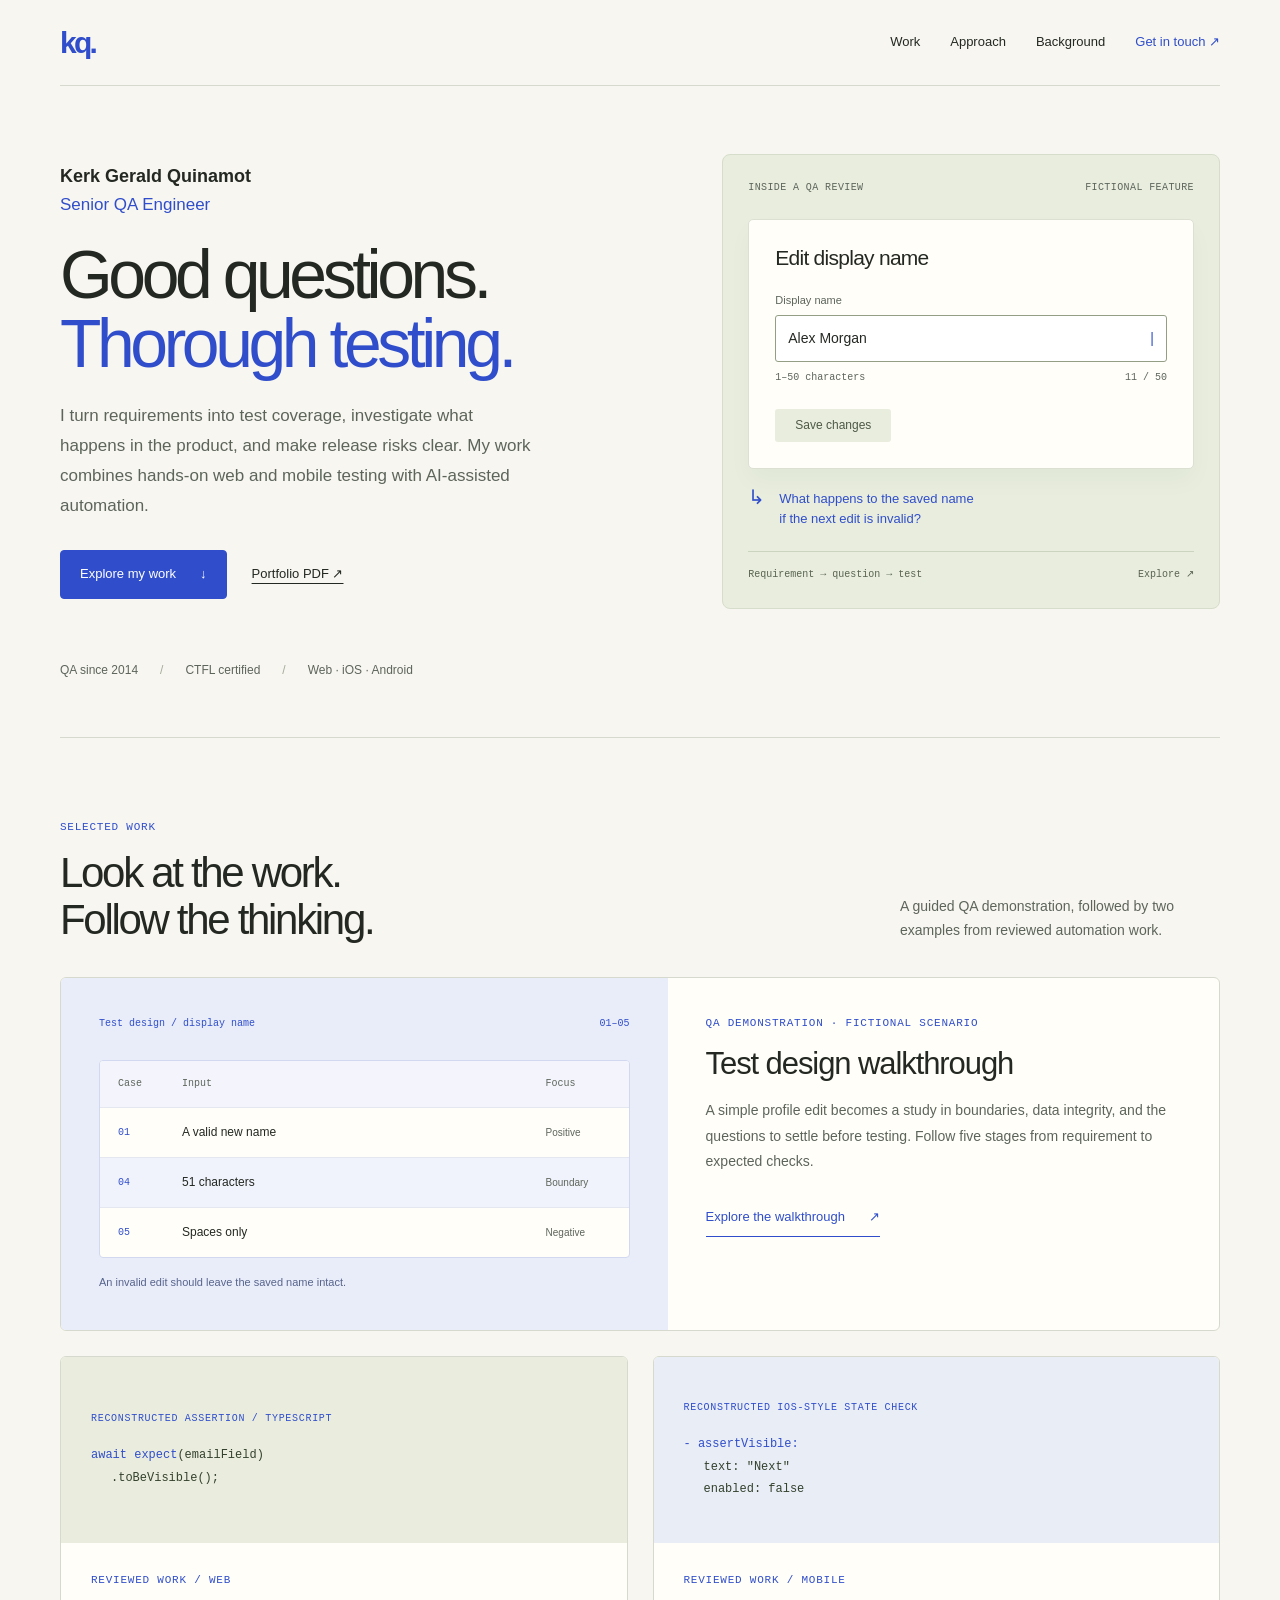
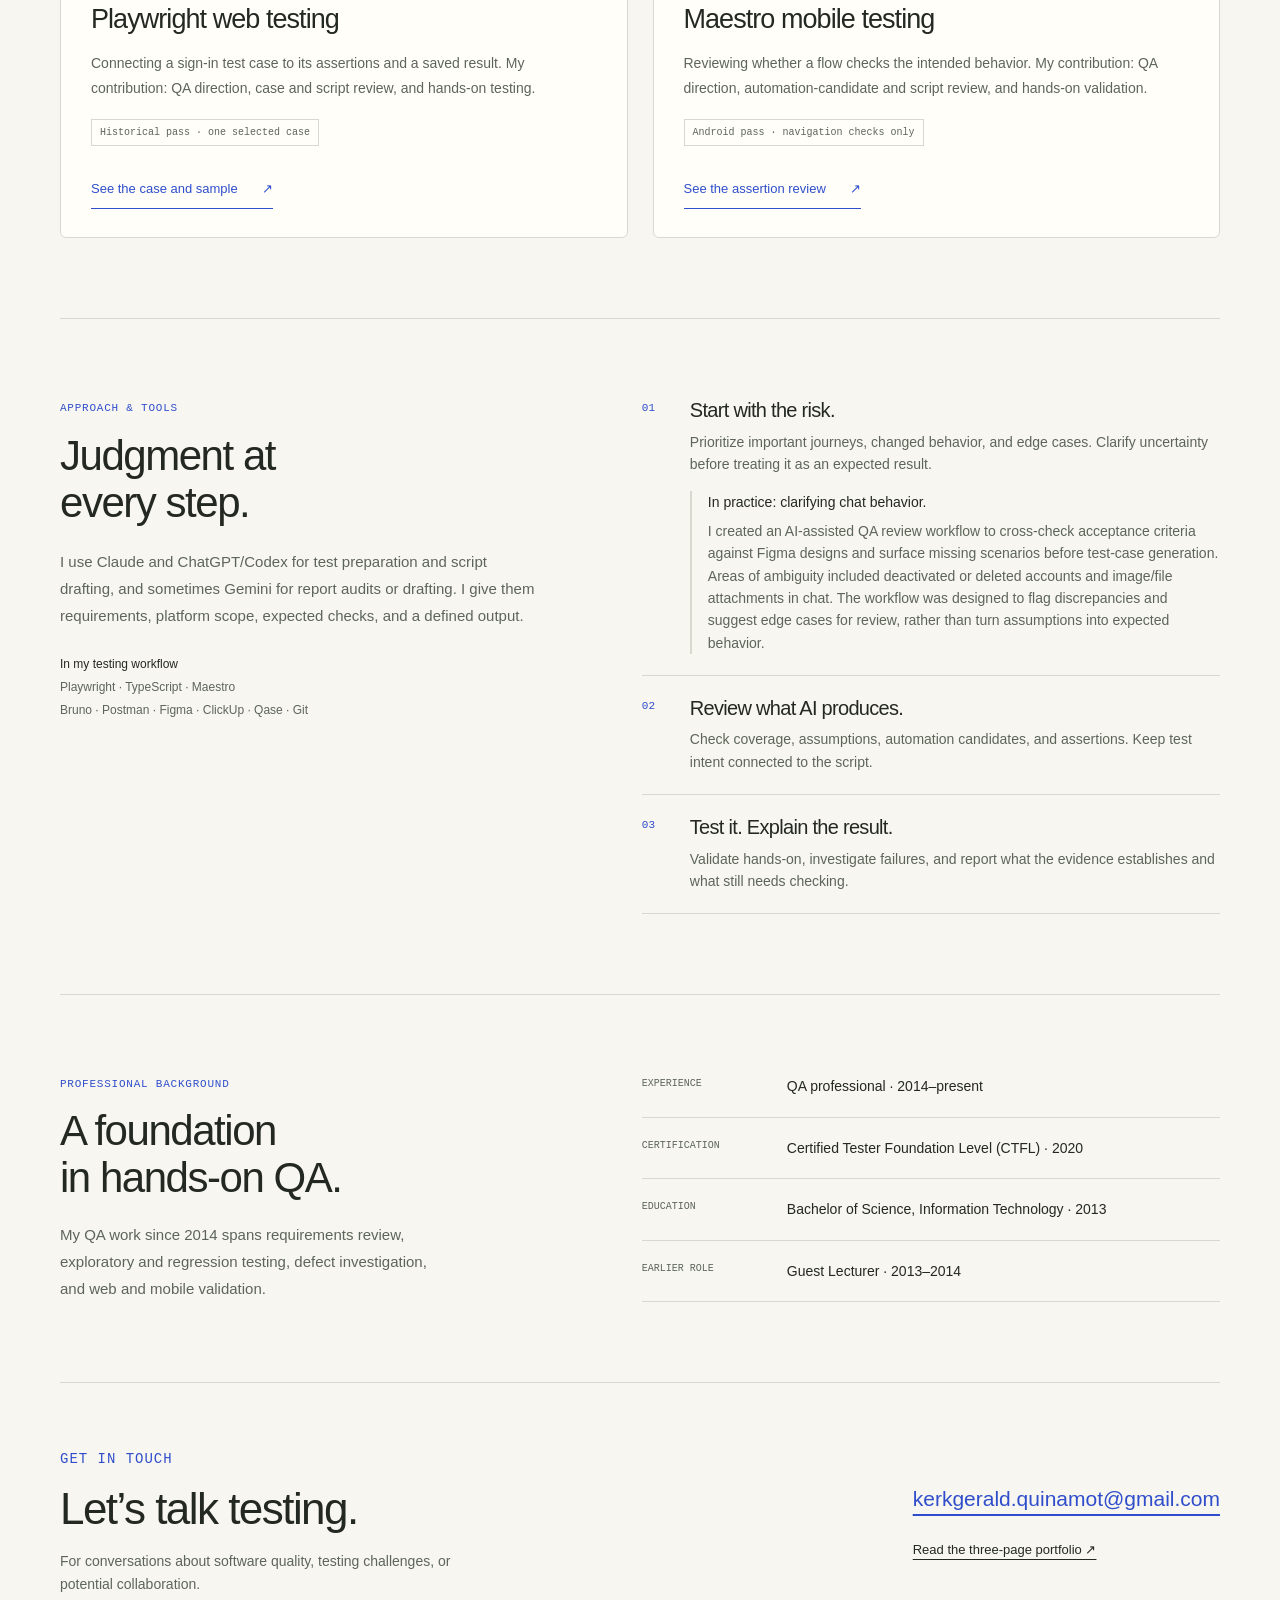
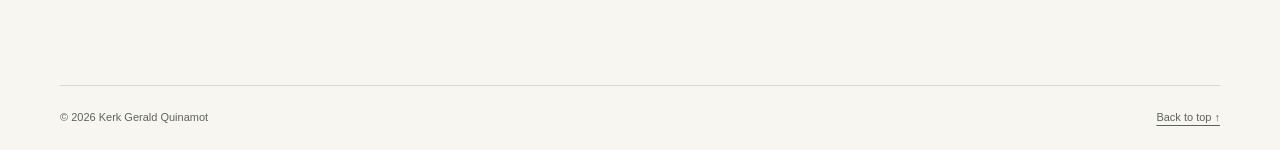
<file: index.html>
<!doctype html>
<html lang="en">
<head>
  <meta charset="utf-8"><meta name="viewport" content="width=device-width,initial-scale=1">
  <title>Kerk Gerald Quinamot | Senior QA Engineer</title>
  <meta name="description" content="Senior QA Engineer. Hands-on web and mobile testing, thoughtful test design, and AI-assisted automation. Explore Kerk's testing work.">
  <meta property="og:title" content="Kerk Gerald Quinamot | Senior QA Engineer">
  <meta property="og:description" content="Good questions. Thorough testing. Explore my approach to test design, hands-on QA, and AI-assisted automation.">
  <meta name="theme-color" content="#f7f6f0">
  <link rel="icon" href="favicon.svg" type="image/svg+xml"><link rel="stylesheet" href="styles.css"><script src="site.js" defer></script>
</head>
<body>
<a class="skip" href="#main">Skip to content</a>
<header class="topbar"><nav class="nav wrap" aria-label="Main navigation"><a class="brand" href="#top" aria-label="Kerk, back to top">kq.</a><div class="nav-links"><a href="#work">Work</a><a href="#approach">Approach</a><a href="#profile">Background</a><a class="nav-contact" href="#contact">Get in touch ↗</a></div></nav></header>
<main id="main">
  <section class="hero wrap" id="top" aria-labelledby="hero-title">
    <div class="hero-grid">
      <div>
        <div class="hero-identity"><p class="hero-name">Kerk Gerald Quinamot</p><p class="hero-role">Senior QA Engineer</p></div>
        <h1 id="hero-title">Good questions.<br><em>Thorough testing.</em></h1>
        <p class="hero-intro">I turn requirements into test coverage, investigate what happens in the product, and make release risks clear. My work combines hands-on web and mobile testing with AI-assisted automation.</p>
        <div class="hero-links"><a class="button" href="#work">Explore my work <span aria-hidden="true">↓</span></a><a class="text-link" href="Kerk-Quinamot-QA-Portfolio.pdf">Portfolio PDF ↗</a></div>
      </div>
      <div class="inspection" aria-label="Fictional profile feature with a QA review question">
        <div class="inspection-top"><span>Inside a QA review</span><span>Fictional feature</span></div>
        <div class="mock-form"><h3>Edit display name</h3><p class="mock-label">Display name</p><div class="mock-input"><span>Alex Morgan</span><span class="cursor" aria-hidden="true">|</span></div><div class="mock-meta"><span>1–50 characters</span><span>11 / 50</span></div><span class="mock-save">Save changes</span></div>
        <div class="margin-note"><span class="note-mark" aria-hidden="true">↳</span><span>What happens to the saved name<br>if the next edit is invalid?</span></div>
        <div class="inspection-foot"><span>Requirement → question → test</span><a href="test-design.html" aria-label="Explore this fictional QA demonstration">Explore ↗</a></div>
      </div>
    </div>
    <div class="hero-footer" id="core-practice"><span>QA since 2014</span><span>CTFL certified</span><span>Web · iOS · Android</span></div>
  </section>
  <section class="section wrap" id="work" aria-labelledby="work-title">
    <span class="anchor" id="evidence"></span><span class="anchor" id="contributions"></span>
    <div class="section-head"><div><p class="eyebrow">Selected work</p><h2 id="work-title">Look at the work.<br>Follow the thinking.</h2></div><p>A guided QA demonstration, followed by two examples from reviewed automation work.</p></div>
    <article class="work-feature" data-enter>
      <div class="work-visual"><div class="artifact-header"><span>Test design / display name</span><span>01–05</span></div><div class="case-mini" aria-label="Illustrative boundary test previews"><div class="mini-head"><span>Case</span><span>Input</span><span>Focus</span></div><div><span class="case-no">01</span><span>A valid new name</span><span class="case-kind">Positive</span></div><div class="focus-row"><span class="case-no">04</span><span>51 characters</span><span class="case-kind">Boundary</span></div><div><span class="case-no">05</span><span>Spaces only</span><span class="case-kind">Negative</span></div></div><p class="preview-caption">An invalid edit should leave the saved name intact.</p></div>
      <div class="work-description"><p class="eyebrow">QA demonstration · fictional scenario</p><h3>Test design walkthrough</h3><p>A simple profile edit becomes a study in boundaries, data integrity, and the questions to settle before testing. Follow five stages from requirement to expected checks.</p><a class="card-link" href="test-design.html">Explore the walkthrough <span aria-hidden="true">↗</span></a></div>
    </article>
    <span class="anchor" id="story-platforms"></span><div class="supporting-grid" id="automation">
      <article class="work-card" id="web-automation" data-enter><div class="code-preview"><p class="eyebrow">Reconstructed assertion / TypeScript</p><div class="code-line"><span class="syntax">await expect</span>(emailField)</div><div class="code-line indent">.toBeVisible();</div></div><div class="work-description"><p class="eyebrow">Reviewed work / web</p><h3>Playwright web testing</h3><p>Connecting a sign-in test case to its assertions and a saved result. My contribution: QA direction, case and script review, and hands-on testing.</p><span class="small-tag">Historical pass · one selected case</span><a class="card-link" href="playwright.html">See the case and sample <span aria-hidden="true">↗</span></a></div></article>
      <article class="work-card" id="mobile-automation" data-enter><div class="code-preview blue"><p class="eyebrow">Reconstructed iOS-style state check</p><div class="code-line"><span class="syntax">- assertVisible:</span></div><div class="code-line indent">text: "Next"<br>enabled: false</div></div><div class="work-description"><p class="eyebrow">Reviewed work / mobile</p><h3>Maestro mobile testing</h3><p>Reviewing whether a flow checks the intended behavior. My contribution: QA direction, automation-candidate and script review, and hands-on validation.</p><span class="small-tag">Android pass · navigation checks only</span><a class="card-link" href="maestro.html">See the assertion review <span aria-hidden="true">↗</span></a></div></article>
    </div>
  </section>
  <section class="section wrap" id="approach" aria-labelledby="approach-title">
    <span class="anchor" id="toolkit"></span><span class="anchor" id="story-requirements"></span>
    <div class="approach-layout" data-enter><div><p class="eyebrow">Approach &amp; tools</p><h2 id="approach-title">Judgment at<br>every step.</h2><p>I use Claude and ChatGPT/Codex for test preparation and script drafting, and sometimes Gemini for report audits or drafting. I give them requirements, platform scope, expected checks, and a defined output.</p><div class="tool-line"><strong>In my testing workflow</strong><br>Playwright · TypeScript · Maestro<br>Bruno · Postman · Figma · ClickUp · Qase · Git</div></div><div><article class="practice-item"><span class="number">01</span><div><h3>Start with the risk.</h3><p>Prioritize important journeys, changed behavior, and edge cases. Clarify uncertainty before treating it as an expected result.</p><p class="practice-example"><strong>In practice: clarifying chat behavior.</strong> I created an AI-assisted QA review workflow to cross-check acceptance criteria against Figma designs and surface missing scenarios before test-case generation. Areas of ambiguity included deactivated or deleted accounts and image/file attachments in chat. The workflow was designed to flag discrepancies and suggest edge cases for review, rather than turn assumptions into expected behavior.</p></div></article><article class="practice-item"><span class="number">02</span><div><h3>Review what AI produces.</h3><p>Check coverage, assumptions, automation candidates, and assertions. Keep test intent connected to the script.</p></div></article><article class="practice-item"><span class="number">03</span><div><h3>Test it. Explain the result.</h3><p>Validate hands-on, investigate failures, and report what the evidence establishes and what still needs checking.</p></div></article></div></div>
  </section>
  <section class="section wrap" id="profile" aria-labelledby="profile-title">
    <div class="background-grid" data-enter><div><p class="eyebrow">Professional background</p><h2 id="profile-title">A foundation<br>in hands-on QA.</h2><p>My QA work since 2014 spans requirements review, exploratory and regression testing, defect investigation, and web and mobile validation.</p></div><dl class="facts"><div><dt>Experience</dt><dd>QA professional · 2014–present</dd></div><div><dt>Certification</dt><dd>Certified Tester Foundation Level (CTFL) · 2020</dd></div><div><dt>Education</dt><dd>Bachelor of Science, Information Technology · 2013</dd></div><div><dt>Earlier role</dt><dd>Guest Lecturer · 2013–2014</dd></div></dl></div>
  </section>
  <section class="section contact wrap" id="contact" aria-labelledby="contact-title">
    <span class="anchor" id="portfolio-download"></span>
    <div class="contact-grid"><div><p class="eyebrow">Get in touch</p><h2 id="contact-title">Let’s talk testing.</h2><p>For conversations about software quality, testing challenges, or potential collaboration.</p></div><div><a class="email" href="mailto:kerkgerald.quinamot@gmail.com">kerkgerald.quinamot@gmail.com</a><div style="margin-top:20px"><a class="text-link" href="Kerk-Quinamot-QA-Portfolio.pdf">Read the three-page portfolio ↗</a></div></div></div>
  </section>
</main>
<footer class="wrap footer"><span>© 2026 Kerk Gerald Quinamot</span><a href="#top">Back to top ↑</a></footer>
</body></html>
</file>
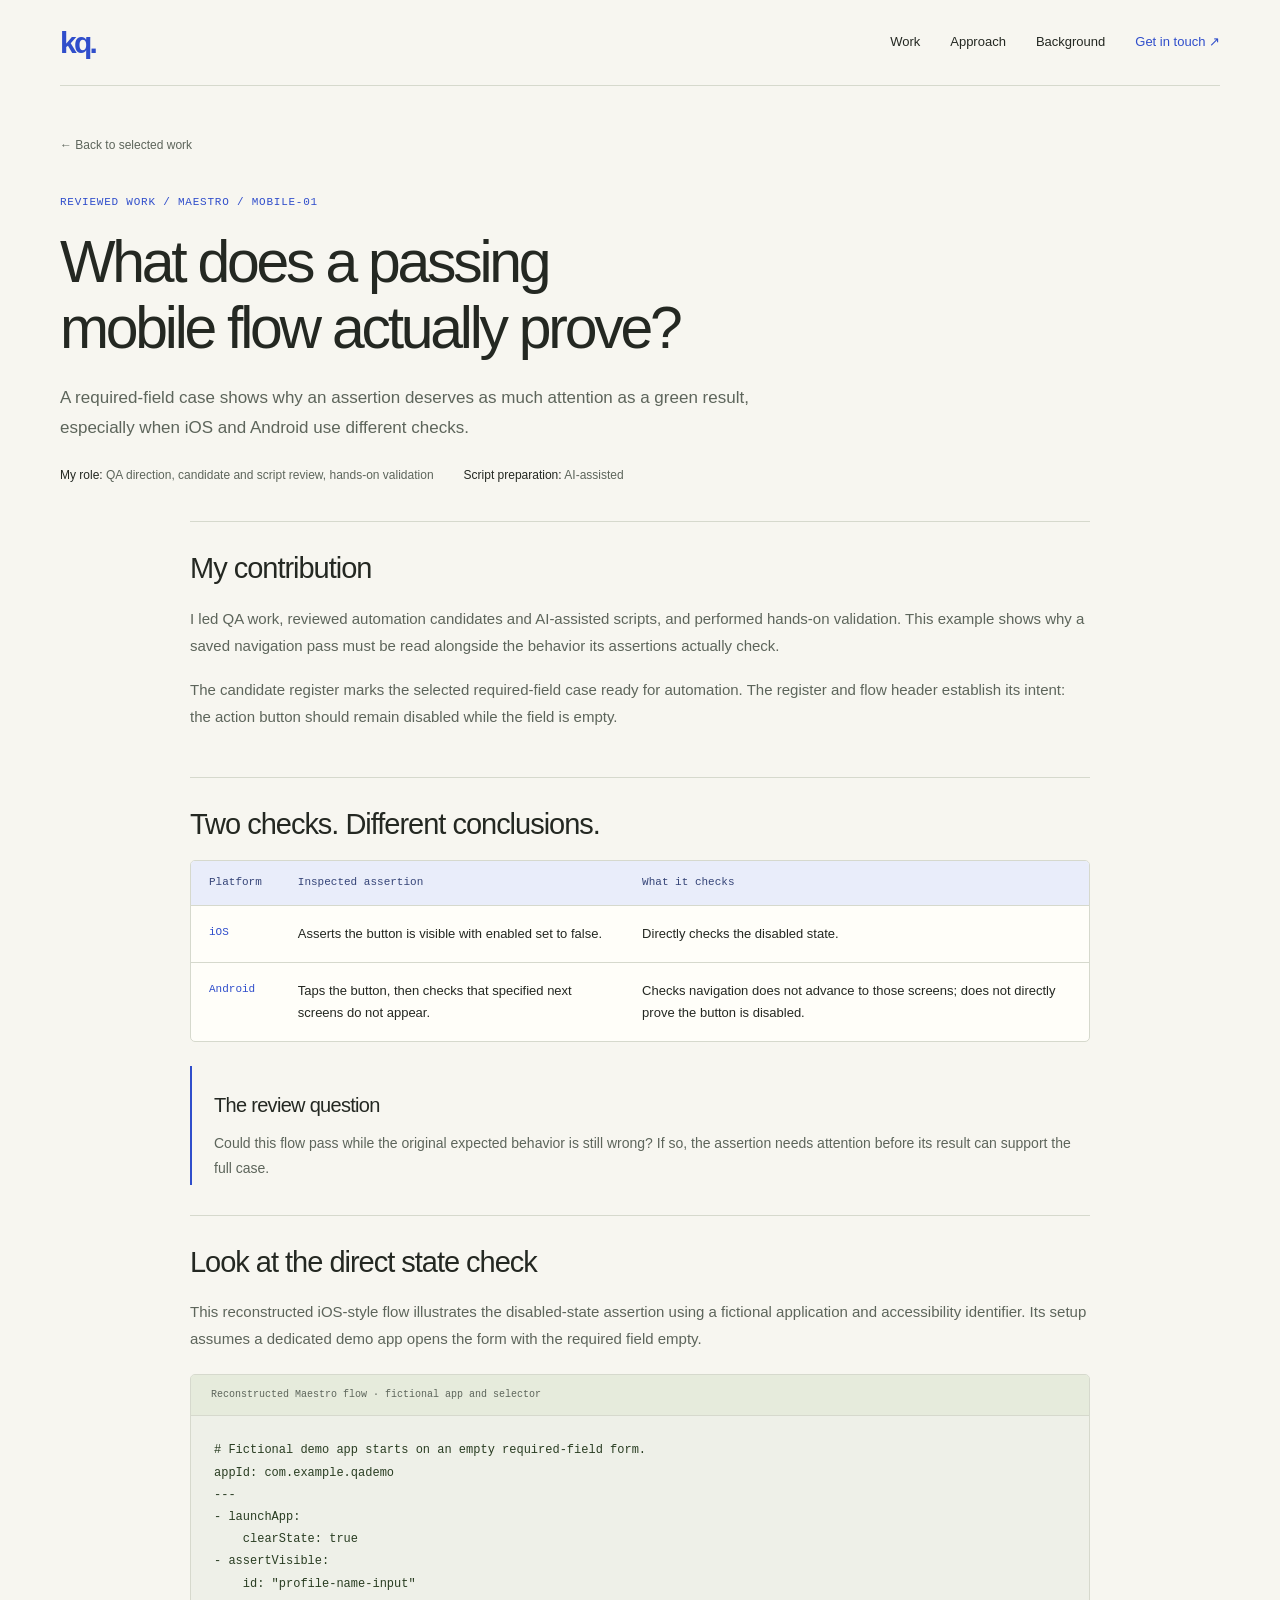
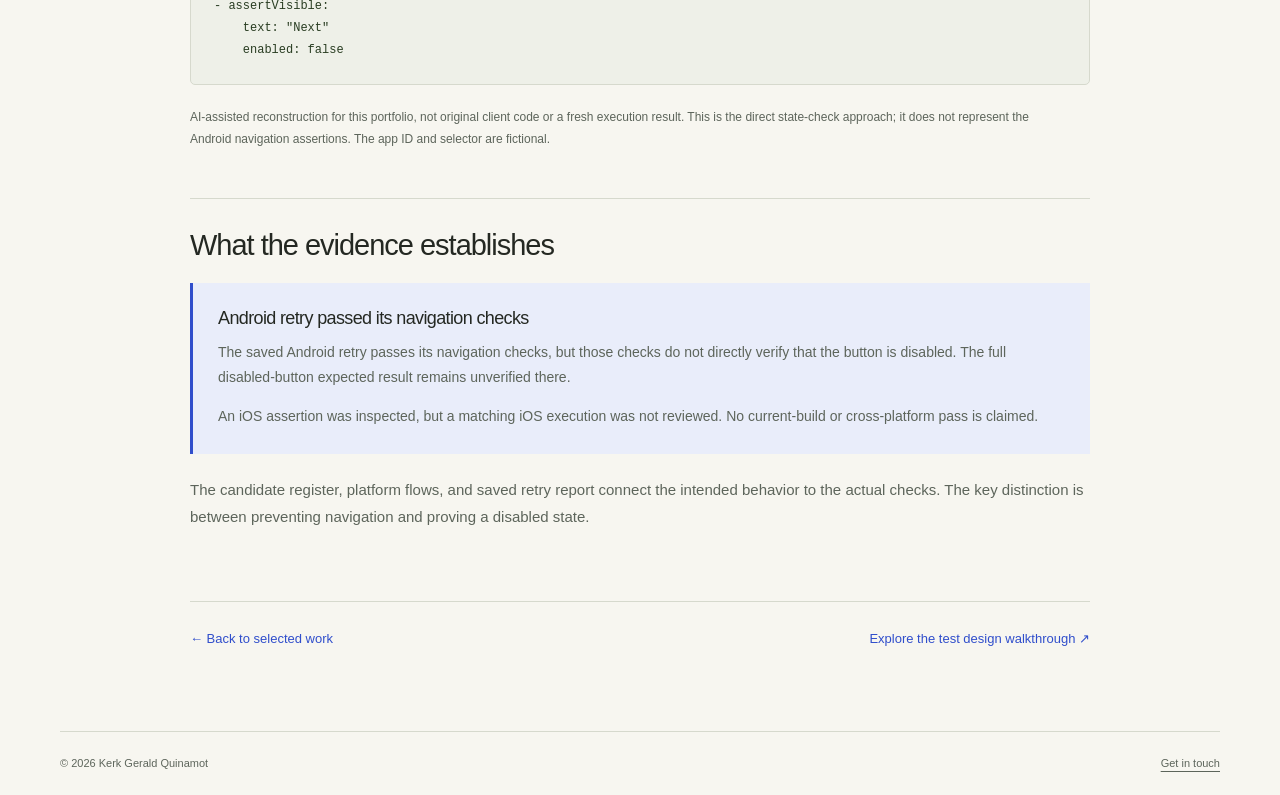
<file: maestro.html>
<!doctype html><html lang="en"><head><meta charset="utf-8"><meta name="viewport" content="width=device-width,initial-scale=1"><title>Maestro mobile testing | Kerk Gerald Quinamot</title><meta name="description" content="A mobile QA example about automation candidates, platform assertions, and the scope of a saved Android result."><link rel="icon" href="favicon.svg" type="image/svg+xml"><link rel="stylesheet" href="styles.css"><script src="site.js" defer></script></head><body><a class="skip" href="#main">Skip to content</a><header class="topbar"><nav class="nav wrap" aria-label="Main navigation"><a class="brand" href="index.html#top" aria-label="Kerk, homepage">kq.</a><div class="nav-links"><a href="index.html#work">Work</a><a href="index.html#approach">Approach</a><a href="index.html#profile">Background</a><a class="nav-contact" href="index.html#contact">Get in touch ↗</a></div></nav></header>
<main class="wrap" id="main"><header class="detail-hero"><a class="back" href="index.html#work">← Back to selected work</a><p class="eyebrow">Reviewed work / Maestro / MOBILE-01</p><h1>What does a passing<br>mobile flow actually prove?</h1><p class="detail-intro">A required-field case shows why an assertion deserves as much attention as a green result, especially when iOS and Android use different checks.</p><div class="detail-meta"><span><strong>My role:</strong> QA direction, candidate and script review, hands-on validation</span><span><strong>Script preparation:</strong> AI-assisted</span></div></header>
<div class="detail-body">
<section class="case-section"><h2>My contribution</h2><p>I led QA work, reviewed automation candidates and AI-assisted scripts, and performed hands-on validation. This example shows why a saved navigation pass must be read alongside the behavior its assertions actually check.</p><p>The candidate register marks the selected required-field case ready for automation. The register and flow header establish its intent: the action button should remain disabled while the field is empty.</p></section>
<section class="case-section"><h2>Two checks. Different conclusions.</h2><div class="table-scroll" tabindex="0" role="region" aria-label="Platform assertion comparison"><table><thead><tr><th>Platform</th><th>Inspected assertion</th><th>What it checks</th></tr></thead><tbody><tr><td>iOS</td><td>Asserts the button is visible with enabled set to false.</td><td>Directly checks the disabled state.</td></tr><tr><td>Android</td><td>Taps the button, then checks that specified next screens do not appear.</td><td>Checks navigation does not advance to those screens; does not directly prove the button is disabled.</td></tr></tbody></table></div><div class="annotation"><h3>The review question</h3><p>Could this flow pass while the original expected behavior is still wrong? If so, the assertion needs attention before its result can support the full case.</p></div></section>
<section class="case-section"><h2>Look at the direct state check</h2><p>This reconstructed iOS-style flow illustrates the disabled-state assertion using a fictional application and accessibility identifier. Its setup assumes a dedicated demo app opens the form with the required field empty.</p><div class="code-block"><div class="code-label">Reconstructed Maestro flow · fictional app and selector</div><pre tabindex="0" aria-label="Reconstructed Maestro disabled state example"><code># Fictional demo app starts on an empty required-field form.
appId: com.example.qademo
---
- launchApp:
    clearState: true
- assertVisible:
    id: "profile-name-input"
- assertVisible:
    text: "Next"
    enabled: false</code></pre></div><p class="note">AI-assisted reconstruction for this portfolio, not original client code or a fresh execution result. This is the direct state-check approach; it does not represent the Android navigation assertions. The app ID and selector are fictional.</p></section>
<section class="case-section"><h2>What the evidence establishes</h2><div class="result-box"><h3>Android retry passed its navigation checks</h3><p>The saved Android retry passes its navigation checks, but those checks do not directly verify that the button is disabled. The full disabled-button expected result remains unverified there.</p><p>An iOS assertion was inspected, but a matching iOS execution was not reviewed. No current-build or cross-platform pass is claimed.</p></div><p>The candidate register, platform flows, and saved retry report connect the intended behavior to the actual checks. The key distinction is between preventing navigation and proving a disabled state.</p></section>
<div class="related"><a href="index.html#work">← Back to selected work</a><a href="test-design.html">Explore the test design walkthrough ↗</a></div>
</div></main><footer class="wrap footer detail-footer"><span>© 2026 Kerk Gerald Quinamot</span><a href="index.html#contact">Get in touch</a></footer></body></html>
</file>
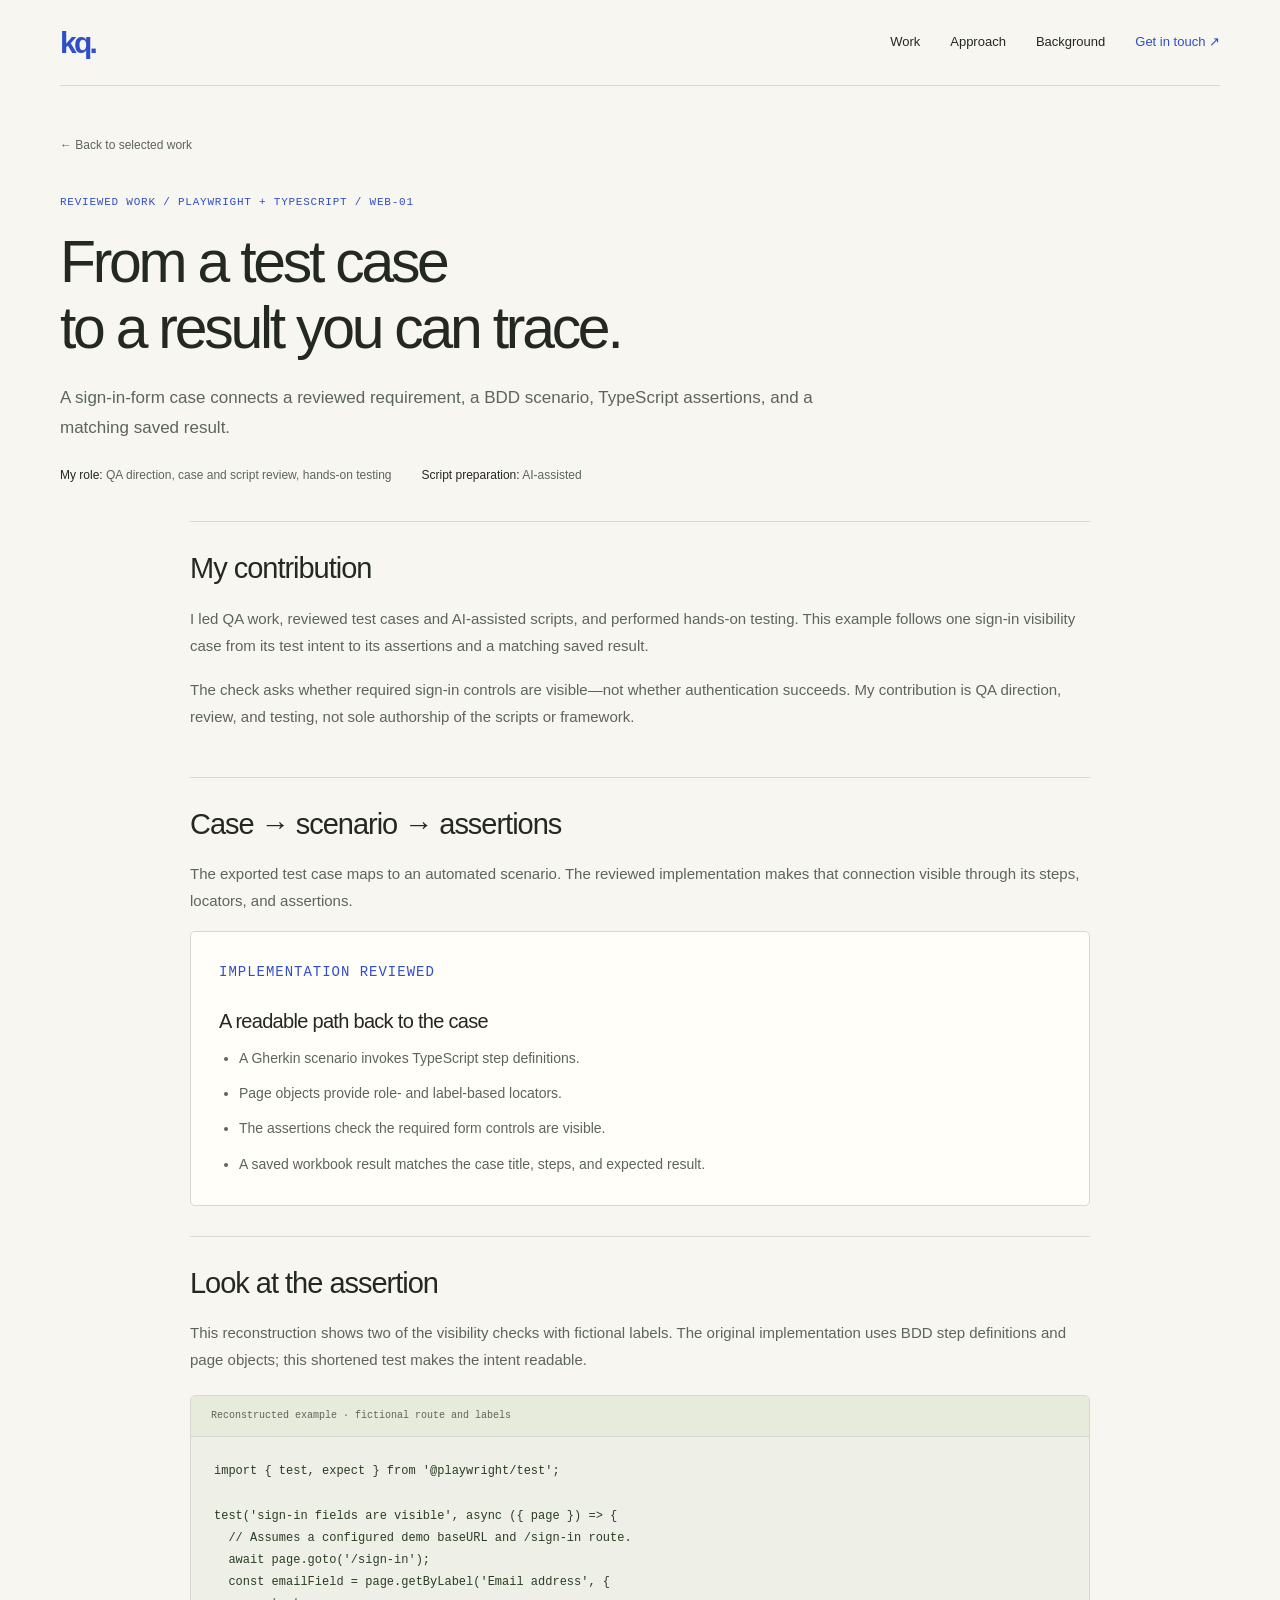
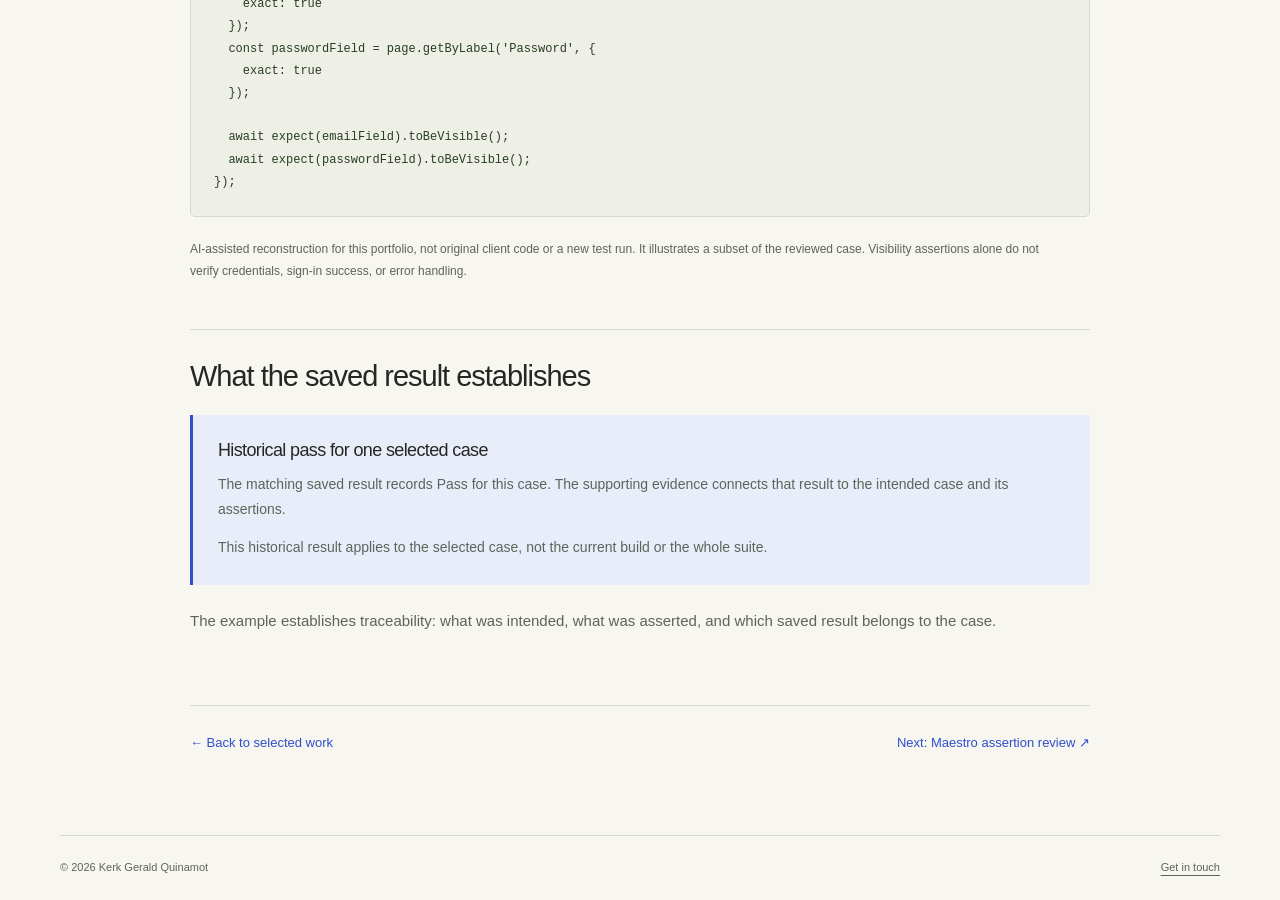
<file: playwright.html>
<!doctype html><html lang="en"><head><meta charset="utf-8"><meta name="viewport" content="width=device-width,initial-scale=1"><title>Playwright web testing | Kerk Gerald Quinamot</title><meta name="description" content="A reviewed web test case, its assertions, and its historical saved result. QA contribution and reconstructed code sample."><link rel="icon" href="favicon.svg" type="image/svg+xml"><link rel="stylesheet" href="styles.css"><script src="site.js" defer></script></head><body><a class="skip" href="#main">Skip to content</a><header class="topbar"><nav class="nav wrap" aria-label="Main navigation"><a class="brand" href="index.html#top" aria-label="Kerk, homepage">kq.</a><div class="nav-links"><a href="index.html#work">Work</a><a href="index.html#approach">Approach</a><a href="index.html#profile">Background</a><a class="nav-contact" href="index.html#contact">Get in touch ↗</a></div></nav></header>
<main class="wrap" id="main"><header class="detail-hero"><a class="back" href="index.html#work">← Back to selected work</a><p class="eyebrow">Reviewed work / Playwright + TypeScript / WEB-01</p><h1>From a test case<br>to a result you can trace.</h1><p class="detail-intro">A sign-in-form case connects a reviewed requirement, a BDD scenario, TypeScript assertions, and a matching saved result.</p><div class="detail-meta"><span><strong>My role:</strong> QA direction, case and script review, hands-on testing</span><span><strong>Script preparation:</strong> AI-assisted</span></div></header>
<div class="detail-body">
<section class="case-section"><h2>My contribution</h2><p>I led QA work, reviewed test cases and AI-assisted scripts, and performed hands-on testing. This example follows one sign-in visibility case from its test intent to its assertions and a matching saved result.</p><p>The check asks whether required sign-in controls are visible—not whether authentication succeeds. My contribution is QA direction, review, and testing, not sole authorship of the scripts or framework.</p></section>
<section class="case-section"><h2>Case → scenario → assertions</h2><p>The exported test case maps to an automated scenario. The reviewed implementation makes that connection visible through its steps, locators, and assertions.</p><div class="artifact"><p class="eyebrow">Implementation reviewed</p><h3>A readable path back to the case</h3><ul><li>A Gherkin scenario invokes TypeScript step definitions.</li><li>Page objects provide role- and label-based locators.</li><li>The assertions check the required form controls are visible.</li><li>A saved workbook result matches the case title, steps, and expected result.</li></ul></div></section>
<section class="case-section"><h2>Look at the assertion</h2><p>This reconstruction shows two of the visibility checks with fictional labels. The original implementation uses BDD step definitions and page objects; this shortened test makes the intent readable.</p><div class="code-block"><div class="code-label">Reconstructed example · fictional route and labels</div><pre tabindex="0" aria-label="Reconstructed Playwright visibility example"><code>import { test, expect } from '@playwright/test';

test('sign-in fields are visible', async ({ page }) =&gt; {
  // Assumes a configured demo baseURL and /sign-in route.
  await page.goto('/sign-in');
  const emailField = page.getByLabel('Email address', {
    exact: true
  });
  const passwordField = page.getByLabel('Password', {
    exact: true
  });

  await expect(emailField).toBeVisible();
  await expect(passwordField).toBeVisible();
});</code></pre></div><p class="note">AI-assisted reconstruction for this portfolio, not original client code or a new test run. It illustrates a subset of the reviewed case. Visibility assertions alone do not verify credentials, sign-in success, or error handling.</p></section>
<section class="case-section"><h2>What the saved result establishes</h2><div class="result-box"><h3>Historical pass for one selected case</h3><p>The matching saved result records Pass for this case. The supporting evidence connects that result to the intended case and its assertions.</p><p>This historical result applies to the selected case, not the current build or the whole suite.</p></div><p>The example establishes traceability: what was intended, what was asserted, and which saved result belongs to the case.</p></section>
<div class="related"><a href="index.html#work">← Back to selected work</a><a href="maestro.html">Next: Maestro assertion review ↗</a></div>
</div></main><footer class="wrap footer detail-footer"><span>© 2026 Kerk Gerald Quinamot</span><a href="index.html#contact">Get in touch</a></footer></body></html>
</file>
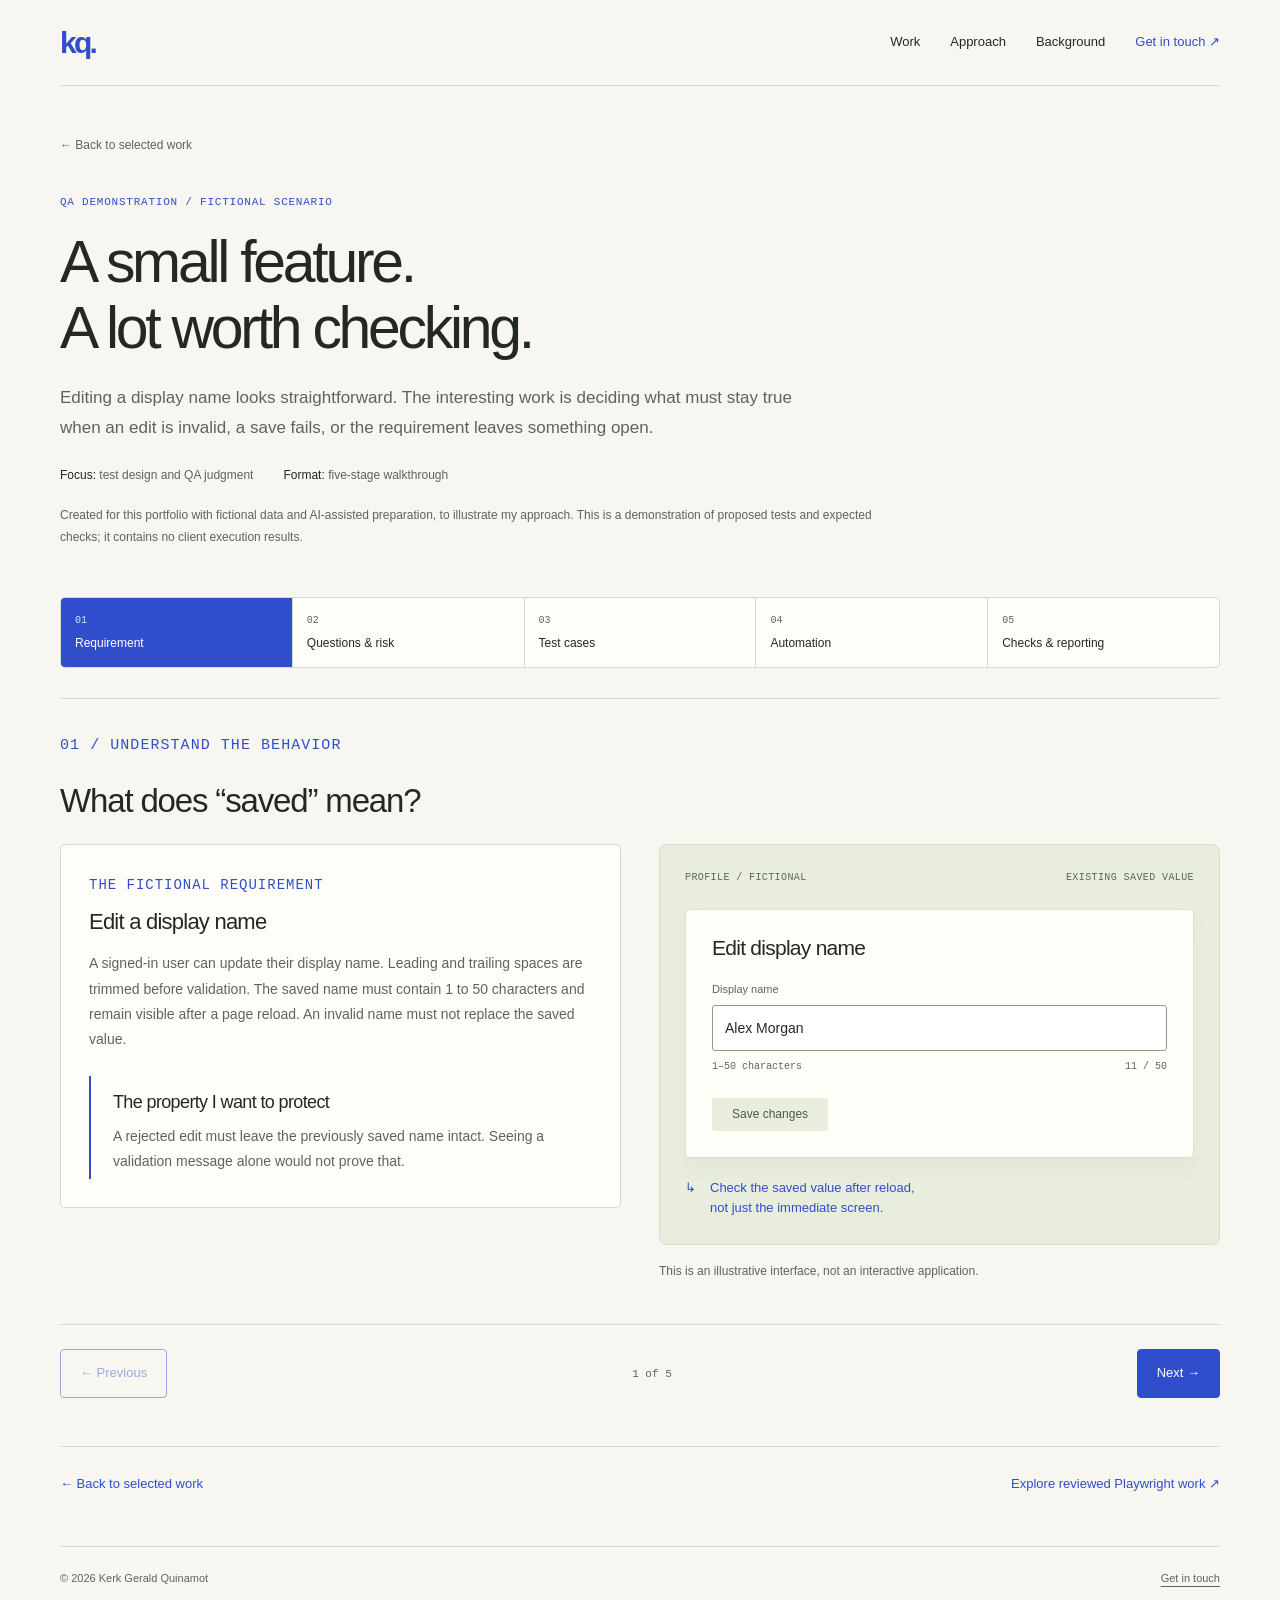
<file: test-design.html>
<!doctype html><html lang="en"><head><meta charset="utf-8"><meta name="viewport" content="width=device-width,initial-scale=1"><title>Test design walkthrough | Kerk Gerald Quinamot</title><meta name="description" content="A fictional QA demonstration: follow a profile requirement through risk review, test design, automation, and reporting."><link rel="icon" href="favicon.svg" type="image/svg+xml"><link rel="stylesheet" href="styles.css"><script src="site.js" defer></script></head>
<body><a class="skip" href="#main">Skip to content</a><header class="topbar"><nav class="nav wrap" aria-label="Main navigation"><a class="brand" href="index.html#top" aria-label="Kerk, homepage">kq.</a><div class="nav-links"><a href="index.html#work">Work</a><a href="index.html#approach">Approach</a><a href="index.html#profile">Background</a><a class="nav-contact" href="index.html#contact">Get in touch ↗</a></div></nav></header>
<main class="wrap" id="main">
<header class="detail-hero"><a class="back" href="index.html#work">← Back to selected work</a><p class="eyebrow">QA demonstration / fictional scenario</p><h1>A small feature.<br>A lot worth checking.</h1><p class="detail-intro">Editing a display name looks straightforward. The interesting work is deciding what must stay true when an edit is invalid, a save fails, or the requirement leaves something open.</p><div class="detail-meta"><span><strong>Focus:</strong> test design and QA judgment</span><span><strong>Format:</strong> five-stage walkthrough</span></div><p class="note" style="margin-top:20px">Created for this portfolio with fictional data and AI-assisted preparation, to illustrate my approach. This is a demonstration of proposed tests and expected checks; it contains no client execution results.</p></header>
<nav class="walk-nav" data-walk-nav aria-label="Walkthrough stages"><a href="#requirement"><span class="step-no">01</span>Requirement</a><a href="#risk"><span class="step-no">02</span>Questions &amp; risk</a><a href="#cases"><span class="step-no">03</span>Test cases</a><a href="#script"><span class="step-no">04</span>Automation</a><a href="#report"><span class="step-no">05</span>Checks &amp; reporting</a></nav>
<section class="walk-stage" id="requirement" aria-labelledby="requirement-title">
  <p class="eyebrow">01 / Understand the behavior</p><h2 id="requirement-title" tabindex="-1">What does “saved” mean?</h2>
  <div class="walk-grid"><div class="artifact"><p class="eyebrow">The fictional requirement</p><h3>Edit a display name</h3><p>A signed-in user can update their display name. Leading and trailing spaces are trimmed before validation. The saved name must contain 1 to 50 characters and remain visible after a page reload. An invalid name must not replace the saved value.</p><div class="annotation"><h3>The property I want to protect</h3><p>A rejected edit must leave the previously saved name intact. Seeing a validation message alone would not prove that.</p></div></div><div><div class="inspection"><div class="inspection-top"><span>Profile / fictional</span><span>Existing saved value</span></div><div class="mock-form"><h3>Edit display name</h3><p class="mock-label">Display name</p><div class="mock-input"><span>Alex Morgan</span></div><div class="mock-meta"><span>1–50 characters</span><span>11 / 50</span></div><span class="mock-save">Save changes</span></div><div class="margin-note"><span aria-hidden="true">↳</span><span>Check the saved value after reload,<br>not just the immediate screen.</span></div></div><p class="note" style="margin-top:16px">This is an illustrative interface, not an interactive application.</p></div></div>
</section>
<section class="walk-stage" id="risk" aria-labelledby="risk-title">
  <p class="eyebrow">02 / Decide what matters first</p><h2 id="risk-title" tabindex="-1">Protect the data. Resolve the unknowns.</h2><p>I would start with persistence and invalid edits because the user could otherwise see an apparently successful change or lose a valid name. Boundary checks then help locate errors in validation.</p>
  <ul class="risk-list"><li><strong>First checks</strong><p>Save a valid name and reload. Then attempt an invalid edit and confirm the original saved value remains. These checks cover the essential user journey and data integrity.</p></li><li><strong>Boundaries</strong><p>Use 1, 50, and 51 ASCII characters, plus spaces only. ASCII makes the initial boundary expectations unambiguous while character-counting rules are being clarified.</p></li><li><strong>Ask before testing</strong><p>How are emoji and combined Unicode characters counted? What feedback and retry behavior should follow a failed save? What happens when two sessions edit the same profile?</p></li><li><strong>Scope decision</strong><p>Keep network failure, Unicode counting, and concurrent-edit expectations open until agreed. Record the uncertainty instead of inventing a pass condition.</p></li></ul>
</section>
<section class="walk-stage" id="cases" aria-labelledby="cases-title">
  <p class="eyebrow">03 / Turn the requirement into checks</p><h2 id="cases-title" tabindex="-1">Five cases with a clear purpose.</h2><p>Each case starts with an existing saved name and a signed-in user. The result should be observable after reload, so the tests check persistence as well as immediate feedback.</p>
  <div class="table-scroll" tabindex="0" role="region" aria-label="Selected test cases, scroll horizontally on small screens"><table><thead><tr><th>Case</th><th>Input / focus</th><th>Expected result</th></tr></thead><tbody><tr><td>TC-01</td><td>A valid new name<br>Positive journey</td><td>Accepted and still saved after reload.</td></tr><tr><td>TC-02</td><td>One ASCII character<br>Lower boundary</td><td>Accepted and still saved after reload.</td></tr><tr><td>TC-03</td><td>Exactly 50 ASCII characters<br>Upper boundary</td><td>Accepted and still saved after reload.</td></tr><tr><td>TC-04</td><td>51 ASCII characters<br>Invalid boundary</td><td>Rejected; the previously saved name remains after reload.</td></tr><tr><td>TC-05</td><td>Spaces only<br>Trim and validate</td><td>Trimmed to empty and rejected; the saved name remains unchanged.</td></tr></tbody></table></div>
  <div class="annotation"><h3>Why these cases?</h3><p>They cover a normal edit, both accepted boundaries, and two different ways an edit can become invalid. They are a starting selection, not a claim of complete feature coverage.</p></div>
</section>
<section class="walk-stage" id="script" aria-labelledby="script-title">
  <p class="eyebrow">04 / Select an automation candidate</p><h2 id="script-title" tabindex="-1">Automate the rule you can explain.</h2><p>TC-04 is a useful candidate because its input and expected result are explicit and repeatable. The assertion must check that the saved data survived the rejected edit, not just that a message appeared.</p>
  <div class="artifact"><p class="eyebrow">Fictional setup / agreed demo assumptions</p><p>The example assumes an isolated test profile, a signed-in Playwright fixture, a configured demo base URL, and an editable input that permits submitting 51 characters. It also assumes a Save changes button and the agreed validation message below. A product that prevents typing or submitting invalid input needs a different test path.</p></div>
  <div class="code-block"><div class="code-label">Reconstructed Playwright / TypeScript · illustrative test</div><pre tabindex="0" aria-label="Reconstructed TypeScript test"><code>import { test, expect } from '@playwright/test';

test('TC-04: invalid edit preserves the saved name',
  async ({ page }) =&gt; {
    // Demo baseURL and authentication are configured.
    await page.goto('/profile');
    const name = page.getByLabel('Display name', { exact: true });
    const save = page.getByRole('button', {
      name: 'Save changes', exact: true
    });

    // Establish a known saved value on an isolated test profile.
    await name.fill('Alex Morgan');
    await save.click();
    await expect(page.getByRole('status'))
      .toHaveText('Profile saved');
    await page.reload();
    await expect(name).toHaveValue('Alex Morgan');

    // Submit one character beyond the agreed ASCII limit.
    await name.fill('A'.repeat(51));
    await save.click();
    await expect(page.getByRole('alert'))
      .toHaveText('Use 1 to 50 characters.');

    // The rejected edit must not replace persisted data.
    await page.reload();
    await expect(name).toHaveValue('Alex Morgan');
  }
);</code></pre></div>
  <p class="note">This complete test example was prepared with AI assistance for the fictional walkthrough. It has not been executed against a provided application. The real-work examples describe my QA direction, script review, and hands-on contribution separately.</p>
  <div class="annotation"><h3>What I would review in the draft</h3><p>Does the setup establish known data? Do locators match the actual interface? Does the validation message come from an agreed requirement? Does the final assertion verify persistence? Can the test run without changing another tester’s data?</p></div>
</section>
<section class="walk-stage" id="report" aria-labelledby="report-title">
  <p class="eyebrow">05 / Explain what the checks would establish</p><h2 id="report-title" tabindex="-1">A useful result tells the whole story.</h2><p>For TC-04, a pass would require both rejection of the invalid edit and preservation of the saved name after reload. These are expected checks for the demonstration, not recorded execution results.</p>
  <div class="walk-grid"><div class="artifact"><p class="eyebrow">Expected checks</p><h3>Before calling the case passed</h3><ul><li>The known valid name is saved and survives reload.</li><li>The 51-character input is rejected with the agreed feedback.</li><li>The previously saved name still exists after the rejected edit and reload.</li></ul><div class="annotation"><h3>Evidence to retain</h3><p>Build and environment, test data, relevant screenshots or trace, and actual assertion results. Investigate inconsistent reruns rather than reporting only the latest green result.</p></div></div><div class="artifact"><p class="eyebrow">Fictional bug report / separate positive case</p><h3>Saved display name reverts after reload</h3><dl class="labelled-list"><div><dt>Steps</dt><dd>Record the saved name. Save a valid different name. Reload the profile.</dd></div><div><dt>Expected</dt><dd>The updated name remains visible.</dd></div><div><dt>Illustrative actual</dt><dd>The previous name reappears.</dd></div><div><dt>Next action</dt><dd>Confirm reproducibility and affected scope; attach before-and-after evidence and the build details before assigning severity.</dd></div></dl><p class="note" style="margin-top:18px">This fictional defect illustrates reporting for TC-01. It was not observed in a client product.</p></div></div>
</section>
<div class="walk-controls" data-walk-controls hidden><button type="button" class="button previous" data-previous>← Previous</button><span class="step-status" data-status aria-live="polite"></span><button type="button" class="button" data-next>Next →</button></div>
<div class="related"><a href="index.html#work">← Back to selected work</a><a href="playwright.html">Explore reviewed Playwright work ↗</a></div>
</main><footer class="wrap footer detail-footer"><span>© 2026 Kerk Gerald Quinamot</span><a href="index.html#contact">Get in touch</a></footer></body></html>
</file>
<file: styles.css>
@charset "UTF-8";
:root{--paper:#f7f6f0;--white:#fffef9;--ink:#242822;--sub:#5d655b;--line:#d6d9cd;--blue:#304ecb;--wash:#e9edfa;--sage:#e8edde;--mono:ui-monospace,SFMono-Regular,Consolas,monospace}
*{box-sizing:border-box}html{scroll-padding-top:100px}body{margin:0;background:var(--paper);color:var(--ink);font-family:Arial,Helvetica,sans-serif;font-size:16px;line-height:1.6;-webkit-font-smoothing:antialiased}a{color:inherit;text-decoration:none}button{font:inherit}a,button{-webkit-tap-highlight-color:transparent}a:focus-visible,button:focus-visible,[tabindex]:focus-visible{outline:3px solid var(--blue);outline-offset:5px}h1,h2,h3,h4,p{margin:0}h1,h2,h3,h4{font-weight:500;line-height:1.12;letter-spacing:-.035em}p{color:var(--sub)}a:hover{color:var(--blue)}.wrap{width:min(1160px,calc(100% - 96px));margin:auto}.skip{position:fixed;top:-80px;left:16px;background:var(--blue);color:#fff;padding:12px;z-index:99}.skip:focus{top:12px}.topbar{position:sticky;top:0;z-index:10;background:rgba(247,246,240,.97)}.nav{min-height:86px;display:flex;align-items:center;justify-content:space-between;border-bottom:1px solid var(--line);gap:30px}.brand{color:var(--blue);font-size:30px;font-weight:bold;letter-spacing:-.09em}.nav-links{display:flex;align-items:center;gap:30px;font-size:13px}.nav-links a{padding:10px 0}.nav-links .nav-contact{color:var(--blue)}.eyebrow{font-family:var(--mono);font-size:11px;letter-spacing:.07em;text-transform:uppercase;color:var(--blue);line-height:1.7}.section{padding:80px 0;border-top:1px solid var(--line)}.hero{padding:68px 0 57px}.hero-grid{display:grid;grid-template-columns:1.2fr 1fr;align-items:center;gap:65px}.hero h1{font-size:clamp(50px,5.3vw,76px);letter-spacing:-.065em;line-height:1.02;margin:23px 0}.hero h1 em{font-style:normal;color:var(--blue)}.hero-intro{font-size:17px;max-width:480px;line-height:1.75}.hero-links{display:flex;gap:25px;align-items:center;flex-wrap:wrap;margin-top:30px}.button{display:inline-flex;align-items:center;justify-content:center;gap:24px;background:var(--blue);color:#fff;border:1px solid var(--blue);padding:13px 19px;border-radius:4px;font-size:13px;transition:background .18s,transform .18s}.button:hover{color:white;background:#243cab;transform:translateY(-2px)}.text-link{font-size:13px;text-decoration:underline;text-underline-offset:5px}.hero-footer{display:flex;gap:22px;margin-top:52px;font-size:12px;color:var(--sub)}.hero-footer span+span:before{content:"/";margin-right:22px;color:#a5ab9a}.inspection{background:var(--sage);border:1px solid #d6ddca;border-radius:8px;padding:25px}.inspection-top{display:flex;justify-content:space-between;font:10px/1.6 var(--mono);text-transform:uppercase;letter-spacing:.04em;color:var(--sub);margin-bottom:23px}.mock-form{background:var(--white);padding:26px;border:1px solid #dce0d3;border-radius:5px;box-shadow:0 12px 24px #25310b08}.mock-form h3{font-size:21px;margin-bottom:22px}.mock-label{font-size:11px;color:var(--sub);margin-bottom:6px}.mock-input{padding:11px 12px;border:1px solid #939e85;border-radius:3px;font-size:14px;display:flex;justify-content:space-between;gap:10px;background:#fff}.mock-input .cursor{color:var(--blue)}.mock-meta{display:flex;justify-content:space-between;font:10px/1.6 var(--mono);color:var(--sub);margin-top:8px;gap:10px}.mock-save{display:inline-block;margin-top:23px;background:#e9edde;color:#4e5946;padding:7px 20px;font-size:12px;border-radius:3px}.margin-note{display:flex;align-items:flex-start;gap:14px;margin-top:20px;color:var(--blue);font-size:13px;line-height:1.55}.note-mark{font:20px/1 var(--mono)}.inspection-foot{display:flex;justify-content:space-between;gap:15px;border-top:1px solid #cbd4be;padding-top:15px;margin-top:22px;font:10px/1.6 var(--mono);color:#59634f}.section-head{display:flex;justify-content:space-between;align-items:flex-end;gap:50px;margin-bottom:34px}.section-head h2{font-size:42px;letter-spacing:-.055em;margin-top:12px}.section-head>p{font-size:14px;max-width:320px;line-height:1.75}.work-feature{display:grid;grid-template-columns:1.1fr 1fr;border:1px solid var(--line);background:var(--white);border-radius:6px;overflow:hidden}.work-visual{padding:38px;background:var(--wash);display:flex;flex-direction:column;justify-content:center;min-height:300px}.artifact-header{display:flex;justify-content:space-between;gap:20px;font:10px/1.6 var(--mono);color:var(--blue);margin-bottom:28px}.case-mini{background:var(--white);border:1px solid #d1d8ef;border-radius:4px;overflow:hidden}.case-mini>div{display:grid;grid-template-columns:50px 1fr 65px;gap:14px;padding:15px 18px;border-bottom:1px solid #e4e7ef;font-size:12px;align-items:center}.case-mini>div:last-child{border-bottom:0}.case-mini .mini-head{font:10px/1.6 var(--mono);color:var(--sub);background:#f4f5fc}.case-mini .focus-row{background:#f1f3fc}.case-mini .case-no{font:10px var(--mono);color:var(--blue)}.case-mini .case-kind{font-size:10px;color:var(--sub)}.preview-caption{font-size:11px;color:#57648c;margin-top:16px}.work-description{padding:36px 38px;display:flex;flex-direction:column;align-items:flex-start}.work-description h3{font-size:31px;margin:14px 0 17px}.work-description>p:not(.eyebrow){font-size:14px;line-height:1.8}.work-description .card-link{margin-top:25px}.card-link{display:inline-flex;gap:24px;align-items:center;font-size:13px;color:var(--blue);padding:8px 0;border-bottom:1px solid currentColor}.card-link span{transition:transform .18s}.card-link:hover span{transform:translateX(5px)}.supporting-grid{display:grid;grid-template-columns:1fr 1fr;gap:25px;margin-top:25px}.work-card{background:var(--white);border:1px solid var(--line);border-radius:6px;overflow:hidden}.work-card .work-description{padding:28px 30px}.work-card h3{font-size:27px}.code-preview{padding:28px 30px;background:#eaedde;min-height:186px;display:flex;flex-direction:column;justify-content:center;overflow:hidden}.code-preview.blue{background:#e9edf6}.code-preview .eyebrow{font-size:10px;margin-bottom:17px}.code-line{font:12px/1.9 var(--mono);color:#34412d;overflow-wrap:anywhere}.code-line .syntax{color:var(--blue)}.code-line.indent{padding-left:20px}.small-tag{font:10px/1.5 var(--mono);color:var(--sub);border:1px solid var(--line);padding:5px 8px;display:inline-block;margin-top:18px}.approach-layout{display:grid;grid-template-columns:1fr 1.2fr;gap:100px}.approach-layout h2{font-size:42px;margin-top:14px;max-width:370px}.approach-layout>div>p:not(.eyebrow){margin-top:22px;font-size:15px;line-height:1.8}.practice-item{padding:21px 0;border-bottom:1px solid var(--line);display:grid;grid-template-columns:28px 1fr;gap:20px}.practice-item:first-child{padding-top:0}.practice-item .number{font:11px/1.8 var(--mono);color:var(--blue)}.practice-item h3{font-size:20px;margin-bottom:9px}.practice-item p{font-size:14px}.tool-line{margin-top:24px;font-size:12px;color:var(--sub);line-height:1.9}.tool-line strong{font-weight:500;color:var(--ink)}.background-grid{display:grid;grid-template-columns:1fr 1.2fr;gap:100px}.background-grid h2{font-size:42px;margin-top:13px}.background-grid>div>p:not(.eyebrow){font-size:15px;line-height:1.8;margin-top:20px;max-width:370px}.facts{margin:0}.facts>div{padding:19px 0;border-bottom:1px solid var(--line);display:grid;grid-template-columns:125px 1fr;gap:20px}.facts>div:first-child{padding-top:0}.facts dt{font:10px/1.7 var(--mono);color:var(--sub);text-transform:uppercase}.facts dd{margin:0;font-size:14px}.contact{padding:65px 0 35px}.contact-grid{display:flex;justify-content:space-between;align-items:center;gap:50px}.contact h2{font-size:44px;margin:12px 0 17px}.contact p{font-size:14px;max-width:420px}.email{font-size:21px;color:var(--blue);text-decoration:underline;text-underline-offset:8px;overflow-wrap:anywhere}.footer{border-top:1px solid var(--line);padding:23px 0;margin-top:55px;display:flex;justify-content:space-between;gap:30px;font-size:11px;color:var(--sub)}.footer a{text-decoration:underline;text-underline-offset:4px}.anchor{display:block;scroll-margin-top:100px}.enter{animation:enter .5s ease both}@keyframes enter{from{opacity:.6;transform:translateY(12px)}to{opacity:1;transform:none}}
.hero-identity{display:flex;flex-direction:column;gap:4px}.hero-name{font-size:18px;font-weight:600;line-height:1.4;color:var(--ink)}.hero-role{font-size:17px;line-height:1.4;color:var(--blue)}
.practice-example{margin-top:16px;padding-left:16px;border-left:2px solid var(--line)}.practice-example strong{display:block;color:var(--ink);font-weight:500;margin-bottom:6px}
/* Detail pages use the same identity, with room for the work itself. */
.detail-hero{padding:45px 0 36px}.back{font-size:12px;color:var(--sub);display:inline-block;margin-bottom:38px}.detail-hero h1{font-size:clamp(38px,4.6vw,62px);max-width:850px;letter-spacing:-.055em;margin:17px 0 22px}.detail-intro{font-size:17px;max-width:760px;line-height:1.75}.detail-meta{display:flex;gap:30px;flex-wrap:wrap;margin-top:24px;font-size:12px;color:var(--sub)}.detail-meta strong{font-weight:500;color:var(--ink)}.walk-nav{display:flex;gap:0;border:1px solid var(--line);border-radius:5px;overflow:hidden;margin:12px 0 30px;background:var(--white)}.walk-nav a{flex:1;padding:15px 14px;font-size:12px;line-height:1.5;border-right:1px solid var(--line)}.walk-nav a:last-child{border:0}.walk-nav .step-no{display:block;font:10px/1.6 var(--mono);color:var(--sub);margin-bottom:5px}.walk-nav a[aria-current="step"]{background:var(--blue);color:#fff}.walk-nav a[aria-current="step"] .step-no{color:#dce3ff}.walk-nav a:hover{background:#e8ecf8;color:var(--blue)}.walk-stage{padding:33px 0 42px;border-top:1px solid var(--line);scroll-margin-top:105px}.walk-stage h2{font-size:33px;margin:12px 0 24px}.walk-stage>p{max-width:800px;font-size:15px;line-height:1.8;margin-bottom:24px}.walk-grid{display:grid;grid-template-columns:1fr 1fr;gap:38px;align-items:start}.artifact{border:1px solid var(--line);background:var(--white);border-radius:5px;padding:28px}.artifact h3{font-size:22px;margin:12px 0 17px}.artifact p,.artifact li{font-size:14px;line-height:1.8}.artifact ul{margin:14px 0 0;padding-left:20px}.artifact li+li{margin-top:10px}.annotation{border-left:2px solid var(--blue);padding:4px 0 4px 22px;margin-top:24px}.annotation h3{font-size:18px;margin-bottom:12px}.annotation p{font-size:14px;line-height:1.8}.risk-list{list-style:none;margin:0;padding:0}.risk-list li{padding:20px 0;border-top:1px solid var(--line);display:grid;grid-template-columns:110px 1fr;gap:30px}.risk-list strong{font-size:13px;font-weight:500;color:var(--blue)}.risk-list p{font-size:14px;line-height:1.8}.table-scroll{overflow-x:auto;border:1px solid var(--line);border-radius:5px;background:var(--white)}table{border-collapse:collapse;width:100%;text-align:left;min-width:600px;font-size:13px}th{padding:13px 18px;background:#e9edfa;color:#354477;font:11px/1.6 var(--mono);border-bottom:1px solid var(--line)}td{padding:17px 18px;border-bottom:1px solid var(--line);vertical-align:top;line-height:1.7}tr:last-child td{border-bottom:0}td:first-child{font:11px/1.8 var(--mono);color:var(--blue)}.code-block{background:#eef0e8;border:1px solid var(--line);border-radius:5px;overflow:hidden;margin:22px 0}.code-label{font:10px/1.6 var(--mono);padding:12px 20px;border-bottom:1px solid var(--line);color:var(--sub);background:#e6ebdc}.code-block pre{font:12px/1.85 var(--mono);padding:23px;margin:0;overflow:auto;color:#293d22}.code-block pre code{font:inherit}.note{font-size:12px!important;color:var(--sub);line-height:1.8;max-width:850px}.walk-controls{display:flex;justify-content:space-between;align-items:center;gap:20px;border-top:1px solid var(--line);padding:24px 0}.walk-controls[hidden],.walk-stage[hidden]{display:none}.walk-controls button{cursor:pointer}.walk-controls button:disabled{opacity:.45;cursor:default;transform:none}.walk-controls .previous{background:transparent;color:var(--blue)}.step-status{font:11px var(--mono);color:var(--sub)}.detail-body{max-width:900px;margin:0 auto;padding-bottom:30px}.case-section{padding:30px 0;border-top:1px solid var(--line)}.case-section h2{font-size:29px;margin-bottom:20px}.case-section>p{font-size:15px;line-height:1.8;margin-bottom:17px}.case-section h3{font-size:20px;margin:24px 0 14px}.case-section ul{color:var(--sub);font-size:14px;line-height:1.8;padding-left:20px}.result-box{padding:25px;background:var(--wash);border-left:3px solid var(--blue);margin:22px 0}.result-box h3{font-size:18px;margin:0 0 12px}.result-box p{font-size:14px;line-height:1.8}.result-box p+p{margin-top:13px}.related{display:flex;justify-content:space-between;gap:25px;flex-wrap:wrap;border-top:1px solid var(--line);padding:27px 0;margin-top:24px}.related a{font-size:13px;color:var(--blue)}.detail-footer{margin-top:24px}.labelled-list{margin:0}.labelled-list>div{display:grid;grid-template-columns:120px 1fr;gap:20px;padding:14px 0;border-bottom:1px solid var(--line)}.labelled-list dt{font-size:12px;color:var(--blue)}.labelled-list dd{margin:0;font-size:14px;color:var(--sub);line-height:1.8}
@media(max-width:900px){.wrap{width:calc(100% - 56px)}.hero-grid{gap:30px}.hero h1{font-size:55px}.inspection{padding:20px}.mock-form{padding:20px}.approach-layout,.background-grid{gap:45px}.work-visual{padding:25px}.work-description{padding:28px}.email{font-size:18px}.nav-links{gap:20px}}
@media(max-width:650px){html{scroll-padding-top:95px}.wrap{width:calc(100% - 36px)}.nav{min-height:77px;gap:20px}.brand{font-size:27px}.nav-links{gap:16px;font-size:11px}.nav-links .nav-contact{display:none}.hero{padding:38px 0}.hero-grid{grid-template-columns:1fr;gap:33px}.hero h1{font-size:51px;max-width:450px;margin:19px 0}.hero-intro{font-size:15px}.hero-links{margin-top:24px;gap:22px}.hero-footer{margin-top:28px;flex-wrap:wrap;gap:10px 16px;font-size:11px}.hero-footer span+span:before{margin-right:16px}.inspection{padding:20px}.mock-form{padding:22px}.section{padding:46px 0}.section-head{display:block;margin-bottom:25px}.section-head h2,.approach-layout h2,.background-grid h2{font-size:34px}.section-head>p{margin-top:18px;max-width:100%}.work-feature,.supporting-grid,.approach-layout,.background-grid,.walk-grid{grid-template-columns:1fr}.work-visual{padding:23px;min-height:250px}.work-description{padding:25px}.work-description h3{font-size:27px}.case-mini>div{grid-template-columns:38px 1fr 56px;padding:12px;gap:8px;font-size:11px}.supporting-grid{gap:20px;margin-top:20px}.code-preview{min-height:168px;padding:25px}.work-card .work-description{padding:25px}.approach-layout,.background-grid{gap:30px}.practice-item{gap:15px}.facts>div{grid-template-columns:100px 1fr;gap:15px}.contact{padding:45px 0 24px}.contact-grid{display:block}.contact h2{font-size:37px}.contact-grid>div+div{margin-top:28px}.email{font-size:clamp(14px,4.5vw,21px)}.footer{margin-top:37px;font-size:10px;gap:20px}.detail-hero{padding-top:25px}.back{margin-bottom:27px}.detail-hero h1{font-size:39px}.detail-intro{font-size:15px}.detail-meta{gap:10px}.walk-nav{flex-wrap:wrap}.walk-nav a{flex:1 1 33%;padding:11px;font-size:11px;border-bottom:1px solid var(--line)}.walk-nav a:nth-child(3){border-right:0}.walk-nav a:nth-child(n+4){border-bottom:0}.walk-stage h2{font-size:28px}.walk-stage{padding-top:22px}.walk-grid{gap:24px}.artifact{padding:22px}.risk-list li{grid-template-columns:1fr;gap:8px}.code-block pre{padding:17px;font-size:11px}.walk-controls{gap:8px}.walk-controls .button{padding:11px 14px;font-size:12px;gap:8px}.step-status{font-size:10px}.case-section h2{font-size:27px}.labelled-list>div{grid-template-columns:1fr;gap:6px}.result-box{padding:21px}.related{gap:18px}}
@media(prefers-reduced-motion:reduce){*,*:before,*:after{animation:none!important;transition:none!important;scroll-behavior:auto!important}}
@media print{.topbar,.walk-controls,.walk-nav,.hero-links,.back,.related{display:none!important}.wrap{width:100%}.walk-stage[hidden]{display:block!important}.section{padding:25px 0}.enter{animation:none}body{background:white}.work-feature,.work-card,.artifact,.case-section{break-inside:avoid}}
</file>
